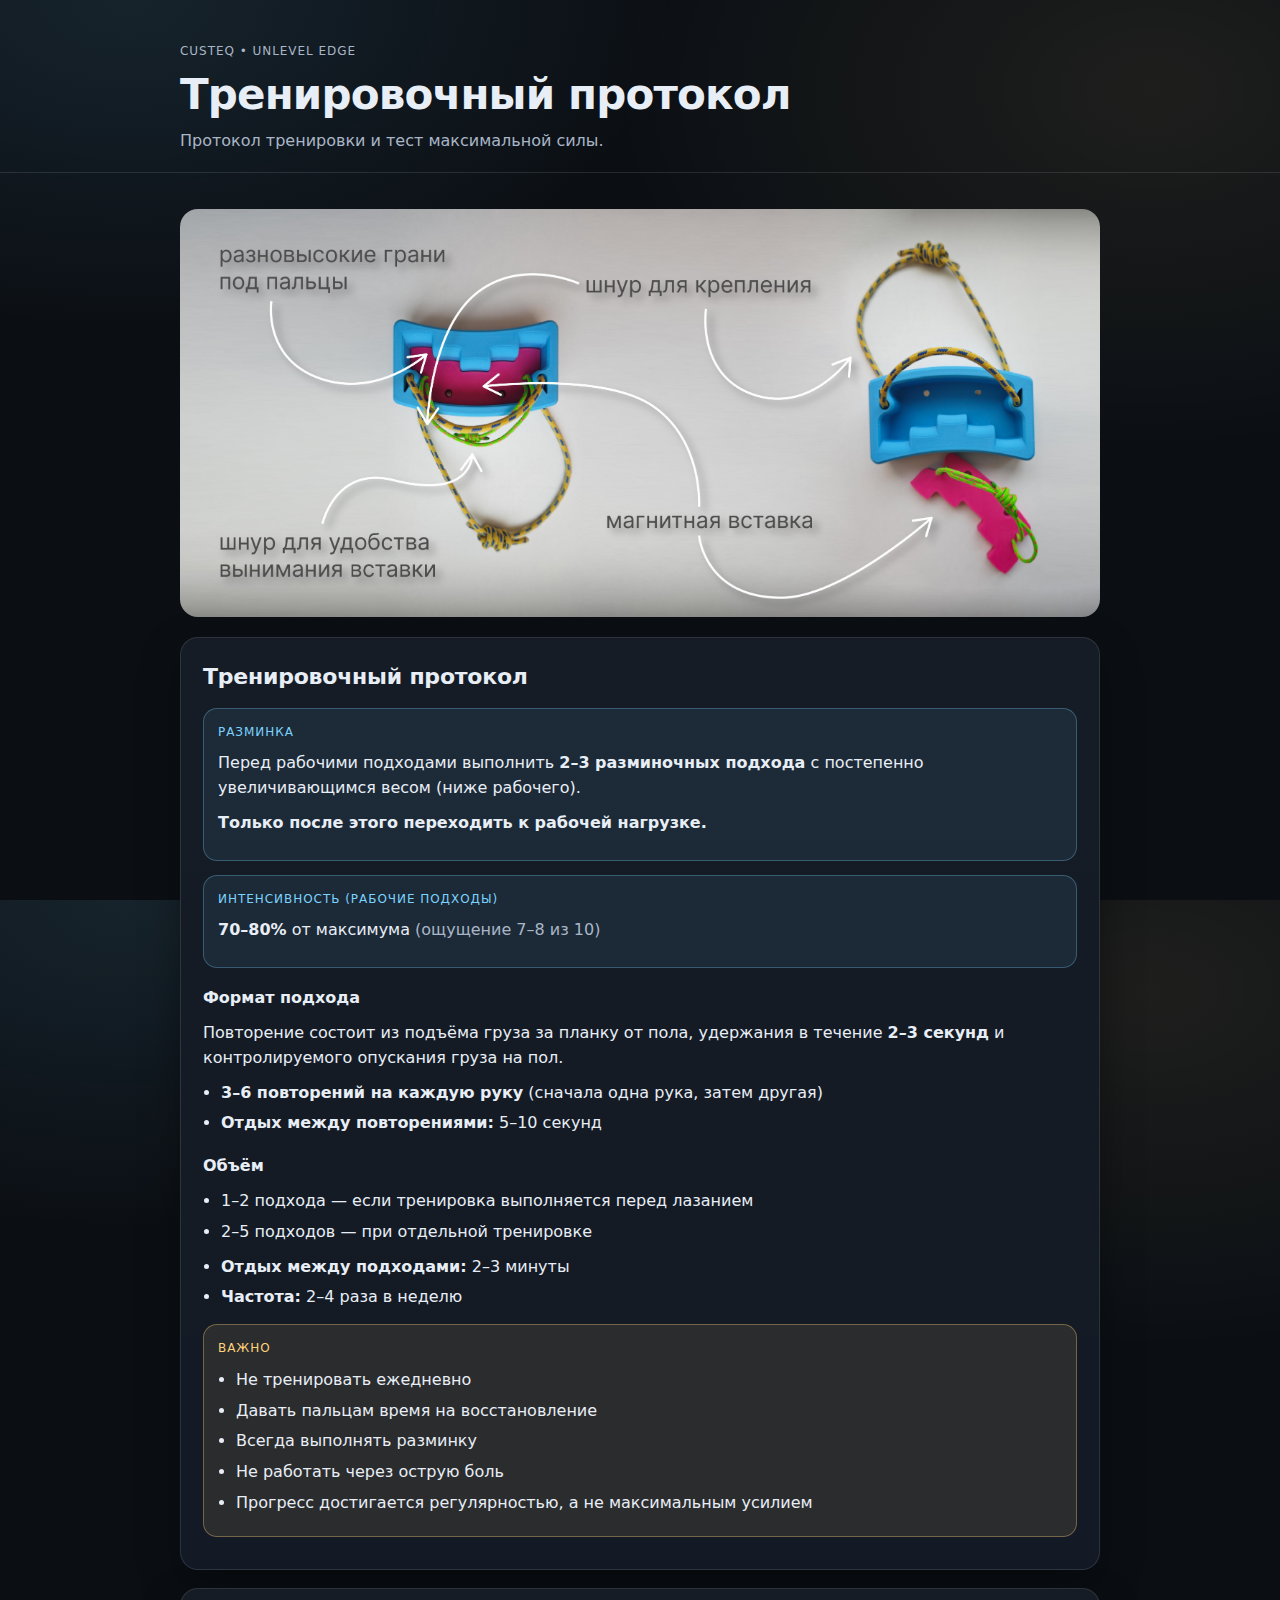
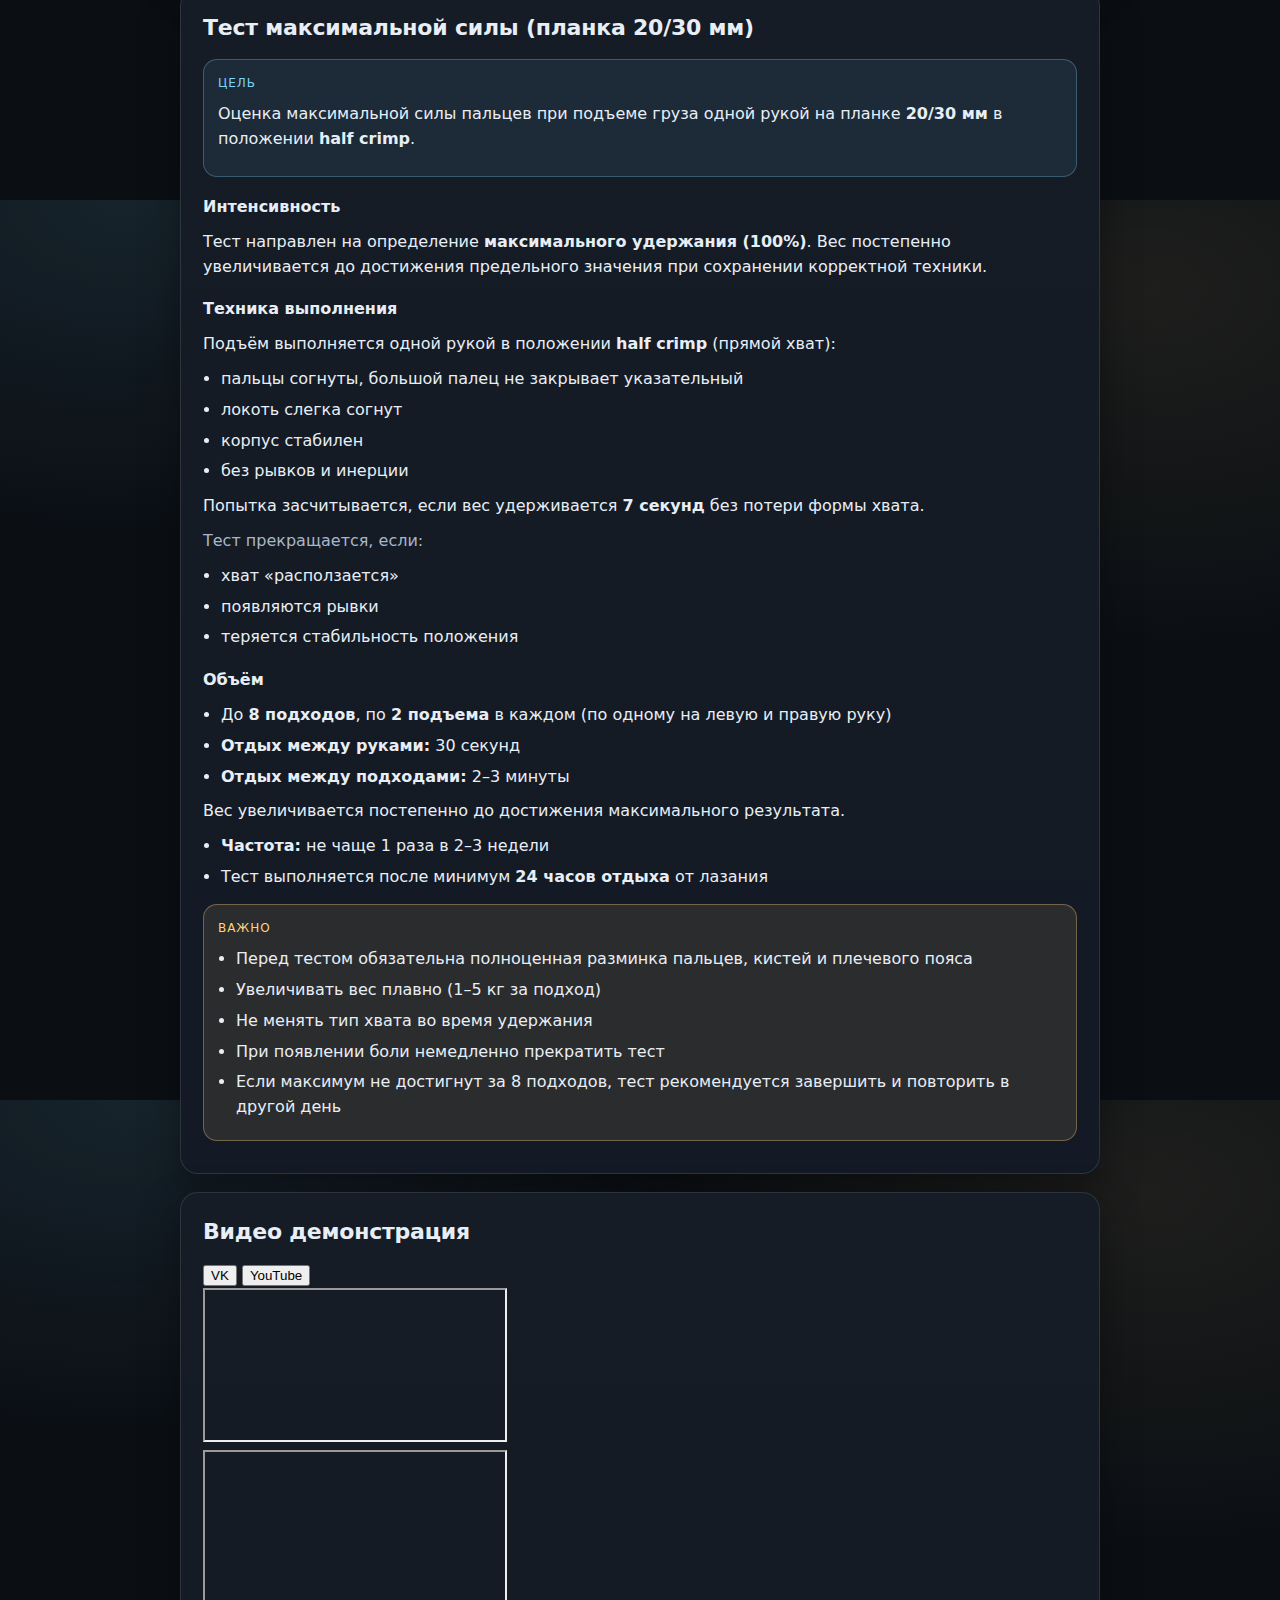
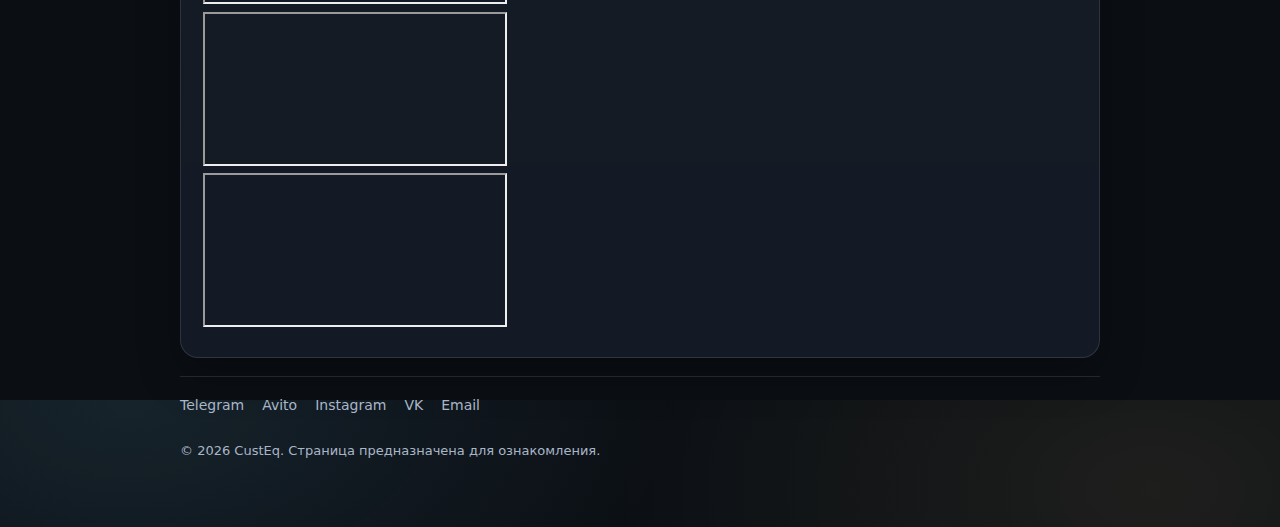
<file: training-plan/index.html>
<!doctype html>
<html lang="ru">
<head>
  <meta charset="utf-8" />
  <meta name="viewport" content="width=device-width,initial-scale=1" />
  <title>Тренировочный протокол</title>
  <meta name="description" content="Тренировочный протокол и Unlevel Edge Lift Test (30 мм)" />
  <link rel="stylesheet" href="style.css" />
</head>

<body>
  <header class="site-header">
    <div class="container">
      <p class="kicker">CustEq • Unlevel Edge</p>
      <h1>Тренировочный протокол</h1>
      <p class="subtitle">Протокол тренировки и тест максимальной силы.</p>
    </div>
  </header>

  <main class="container">
    <img src="photo.jpg" alt="Training Equipment" class="promo-image"  />

    <section class="card" aria-labelledby="proto-title">
      <h2 id="proto-title">Тренировочный протокол</h2>

	  <!-- Разминка -->
	  <div class="callout warmup">
		<p class="callout-title">Разминка</p>
		<p>
		  Перед рабочими подходами выполнить <strong>2–3 разминочных подхода</strong>
		  с постепенно увеличивающимся весом (ниже рабочего).
		</p>
		<p><strong>Только после этого переходить к рабочей нагрузке.</strong></p>
	  </div>

	  <!-- Интенсивность -->
	  <div class="callout">
		<p class="callout-title">Интенсивность (рабочие подходы)</p>
		<p>
		  <strong>70–80%</strong> от максимума
		  <span class="muted">(ощущение 7–8 из 10)</span>
		</p>
	  </div>

      <h3>Формат подхода</h3>
      <p>
        Повторение состоит из подъёма груза за планку от пола, удержания в течение
        <strong>2–3 секунд</strong> и контролируемого опускания груза на пол.
      </p>

      <ul class="bullets">
        <li><strong>3–6 повторений на каждую руку</strong> (сначала одна рука, затем другая)</li>
        <li><strong>Отдых между повторениями:</strong> 5–10 секунд</li>
      </ul>

      <h3>Объём</h3>
      <ul class="bullets">
        <li>1–2 подхода — если тренировка выполняется перед лазанием</li>
        <li>2–5 подходов — при отдельной тренировке</li>
      </ul>

      <ul class="bullets">
        <li><strong>Отдых между подходами:</strong> 2–3 минуты</li>
        <li><strong>Частота:</strong> 2–4 раза в неделю</li>
      </ul>

      <div class="callout warn">
        <p class="callout-title">Важно</p>
        <ul class="bullets">
          <li>Не тренировать ежедневно</li>
          <li>Давать пальцам время на восстановление</li>
          <li>Всегда выполнять разминку</li>
          <li>Не работать через острую боль</li>
          <li>Прогресс достигается регулярностью, а не максимальным усилием</li>
        </ul>
      </div>
    </section>

    <section class="card" aria-labelledby="test-title">
      <h2 id="test-title">Тест максимальной силы (планка 20/30 мм)</h2>

      <div class="callout">
        <p class="callout-title">Цель</p>
        <p>
          Оценка максимальной силы пальцев при подъеме груза одной рукой на планке
          <strong>20/30 мм</strong> в положении <strong>half crimp</strong>.
        </p>
      </div>

      <h3>Интенсивность</h3>
      <p>
        Тест направлен на определение <strong>максимального удержания (100%)</strong>.
        Вес постепенно увеличивается до достижения предельного значения при сохранении корректной техники.
      </p>

      <h3>Техника выполнения</h3>
      <p>
        Подъём выполняется одной рукой в положении <strong>half crimp</strong> (прямой хват):
      </p>

      <ul class="bullets">
        <li>пальцы согнуты, большой палец не закрывает указательный</li>
        <li>локоть слегка согнут</li>
        <li>корпус стабилен</li>
        <li>без рывков и инерции</li>
      </ul>

      <p>
        Попытка засчитывается, если вес удерживается <strong>7 секунд</strong> без потери формы хвата.
      </p>

      <p class="muted">Тест прекращается, если:</p>
      <ul class="bullets">
        <li>хват «расползается»</li>
        <li>появляются рывки</li>
        <li>теряется стабильность положения</li>
      </ul>

      <h3>Объём</h3>
      <ul class="bullets">
        <li>До <strong>8 подходов</strong>, по <strong>2 подъема</strong> в каждом (по одному на левую и правую руку)</li>
        <li><strong>Отдых между руками:</strong> 30 секунд</li>
        <li><strong>Отдых между подходами:</strong> 2–3 минуты</li>
      </ul>

      <p>Вес увеличивается постепенно до достижения максимального результата.</p>

      <ul class="bullets">
        <li><strong>Частота:</strong> не чаще 1 раза в 2–3 недели</li>
        <li>Тест выполняется после минимум <strong>24 часов отдыха</strong> от лазания</li>
      </ul>

      <div class="callout warn">
        <p class="callout-title">Важно</p>
        <ul class="bullets">
          <li>Перед тестом обязательна полноценная разминка пальцев, кистей и плечевого пояса</li>
          <li>Увеличивать вес плавно (1–5 кг за подход)</li>
          <li>Не менять тип хвата во время удержания</li>
          <li>При появлении боли немедленно прекратить тест</li>
          <li>Если максимум не достигнут за 8 подходов, тест рекомендуется завершить и повторить в другой день</li>
        </ul>
      </div>
    </section>

    <section class="card" aria-labelledby="video-title">
      <h2 id="video-title">Видео демонстрация</h2>

      <div class="tabs">
        <button class="tab-btn active" data-tab="vk">VK</button>
        <button class="tab-btn" data-tab="youtube">YouTube</button>
      </div>

      <div id="vk" class="tab-content active" >
        <div class="video-grid">
          <div class="video-item">
            <iframe
                    data-src="https://vk.com/video_ext.php?oid=-235478904&id=456239018&hd=2"
                    title="Unlevel Edge VK 1"
                    allow="accelerometer; autoplay; clipboard-write; encrypted-media; gyroscope; picture-in-picture; web-share"
                    allowfullscreen>
            </iframe>
          </div>
          <div class="video-item">
            <iframe
                    data-src="https://vk.com/video_ext.php?oid=-235478904&id=456239019&hd=2"
                    title="Unlevel Edge VK 2"
                    allow="accelerometer; autoplay; clipboard-write; encrypted-media; gyroscope; picture-in-picture; web-share"
                    allowfullscreen>
            </iframe>
          </div>
        </div>
      </div>

      <div id="youtube" class="tab-content">
        <div class="video-grid">
          <div class="video-item">
            <iframe
                    data-src="https://www.youtube.com/embed/VpdooZN1hJA?rel=0&modestbranding=1&playsinline=1"
                    title="Unlevel Edge Training 1"
                    allow="accelerometer; autoplay; clipboard-write; encrypted-media; gyroscope; picture-in-picture; web-share"
                    allowfullscreen>
            </iframe>
          </div>
          <div class="video-item">
            <iframe
                    data-src="https://www.youtube.com/embed/UYpZ0PcpcTs?rel=0&modestbranding=1&playsinline=1"
                    title="Unlevel Edge Training 2"
                    allow="accelerometer; autoplay; clipboard-write; encrypted-media; gyroscope; picture-in-picture; web-share"
                    allowfullscreen>
            </iframe>
          </div>
        </div>
      </div>
    </section>

    <footer class="site-footer">
      <div class="footer-inner">
        <div class="footer-links">
          <a href="https://t.me/custeq" target="_blank" rel="noopener">Telegram</a>
          <a href="https://www.avito.ru/brands/b3afa3fa7c5a370a597670cfe410ef36" target="_blank" rel="noopener">Avito</a>
          <a href="https://www.instagram.com/cust.eq/" target="_blank" rel="noopener">Instagram</a>
          <a href="https://vk.com/custeq" target="_blank" rel="noopener">VK</a>
          <a href="mailto:custeq.info@gmail.com">Email</a>
        </div>

        <p class="muted copyright">
          © <span id="year"></span> CustEq. Страница предназначена для ознакомления.
        </p>
      </div>
    </footer>
  </main>

  <script>
    document.getElementById("year").textContent = new Date().getFullYear();

    // Lazy load iframes using Intersection Observer
    const iframeObserver = new IntersectionObserver((entries, observer) => {
      entries.forEach(entry => {
        if (entry.isIntersecting) {
          const iframe = entry.target;
          if (iframe.dataset.src && !iframe.hasAttribute('src')) {
            iframe.src = iframe.dataset.src;
            observer.unobserve(iframe);
          }
        }
      });
    }, { rootMargin: '200px' });

    function loadIframes(container) {
      container.querySelectorAll('iframe[data-src]').forEach(iframe => {
        if (!iframe.hasAttribute('src')) {
          iframeObserver.observe(iframe);
        }
      });
    }

    function unloadIframes(container) {
      container.querySelectorAll('iframe').forEach(iframe => {
        iframeObserver.unobserve(iframe);
        if (iframe.hasAttribute('src')) {
          iframe.removeAttribute('src');
        }
      });
    }

    // Tab switching logic
    document.querySelectorAll('.tab-btn').forEach(btn => {
      btn.addEventListener('click', () => {
        const tabId = btn.getAttribute('data-tab');
        document.getElementById(tabId);
        // Update buttons
        document.querySelectorAll('.tab-btn').forEach(b => b.classList.remove('active'));
        btn.classList.add('active');
        
        // Update content
        document.querySelectorAll('.tab-content').forEach(c => {
          if (c.id === tabId) {
            c.classList.add('active');
            loadIframes(c);
          } else {
            c.classList.remove('active');
            unloadIframes(c);
          }
        });
      });
    });

    // Initial load for active tab
    const activeTab = document.querySelector('.tab-content.active');
    if (activeTab) {
      loadIframes(activeTab);
    }
  </script>
</body>
</html>
</file>
<file: training-plan/style.css>
:root{
  --bg: #0b0f14;
  --card: #101722;
  --text: #e8eef6;
  --muted: #a9b6c7;
  --line: rgba(232, 238, 246, 0.12);
  --accent: #7bd3ff;
  --warn: #ffd27b;
  --shadow: 0 16px 40px rgba(0,0,0,.35);
  --radius: 18px;
  --maxw: 920px;
}

*{ box-sizing: border-box; }
html, body{ height: 100%; }
body{
  margin: 0;
  font-family: ui-sans-serif, system-ui, -apple-system, Segoe UI, Roboto, Arial, "Noto Sans", "Liberation Sans", sans-serif;
  line-height: 1.55;
  color: var(--text);
  background:
    radial-gradient(1000px 600px at 10% 0%, rgba(123, 211, 255, 0.10), transparent 55%),
    radial-gradient(900px 600px at 90% 10%, rgba(255, 210, 123, 0.08), transparent 60%),
    var(--bg);
}

.container{
  width: min(var(--maxw), calc(100% - 32px));
  margin: 0 auto;
}

.site-header{
  padding: 42px 0 18px;
  border-bottom: 1px solid var(--line);
}

.kicker{
  margin: 0 0 10px;
  color: var(--muted);
  letter-spacing: .08em;
  text-transform: uppercase;
  font-size: 12px;
}

h1{
  margin: 0;
  font-size: clamp(28px, 4vw, 42px);
  line-height: 1.15;
  letter-spacing: -0.02em;
}

.subtitle{
  margin: 10px 0 0;
  color: var(--muted);
  max-width: 72ch;
}

main{
  padding: 26px 0 56px;
}

.card{
  background: linear-gradient(180deg, rgba(255,255,255,.02), rgba(255,255,255,.01));
  background-color: var(--card);
  border: 1px solid var(--line);
  border-radius: var(--radius);
  box-shadow: var(--shadow);
  padding: 22px 22px;
  margin: 18px 0;
}

h2{
  margin: 0 0 14px;
  font-size: 22px;
  letter-spacing: -0.01em;
}

h3{
  margin: 18px 0 8px;
  font-size: 16px;
  color: var(--text);
}

p{ margin: 10px 0; }

.muted{ color: var(--muted); }

.bullets{
  margin: 10px 0 0;
  padding-left: 18px;
}

.bullets li{
  margin: 6px 0;
}

.callout{
  border: 1px solid rgba(123, 211, 255, 0.30);
  background: rgba(123, 211, 255, 0.08);
  border-radius: 14px;
  padding: 14px 14px;
  margin: 14px 0 10px;
}

.callout-title{
  margin: 0 0 6px;
  font-size: 12px;
  letter-spacing: .08em;
  text-transform: uppercase;
  color: var(--accent);
}

.callout.warn{
  border-color: rgba(255, 210, 123, 0.35);
  background: rgba(255, 210, 123, 0.10);
}

.callout.warn .callout-title{ color: var(--warn); }

.site-footer{
  padding-top: 18px;
  border-top: 1px solid var(--line);
  margin-top: 18px;
}

.footer-inner{
  display: flex;
  flex-direction: column;
  gap: 14px;
}

.footer-links{
  display: flex;
  flex-wrap: wrap;
  gap: 18px;
}

.footer-links a{
  text-decoration: none;
  font-size: 14px;
  color: var(--muted);
  transition: color .2s ease, opacity .2s ease;
}

.footer-links a:hover{
  color: var(--accent);
  opacity: 1;
}

.copyright{
  font-size: 13px;
}


a{ color: var(--accent); }

.promo-image {
  width: 100%;
  height: auto;
  border-radius: var(--radius);
  margin: 10px auto 20px;
  transition: filter 0.3s ease;
  display: block;
}

@media (prefers-reduced-motion: reduce){
  *{ scroll-behavior: auto !important; }
}
</file>
